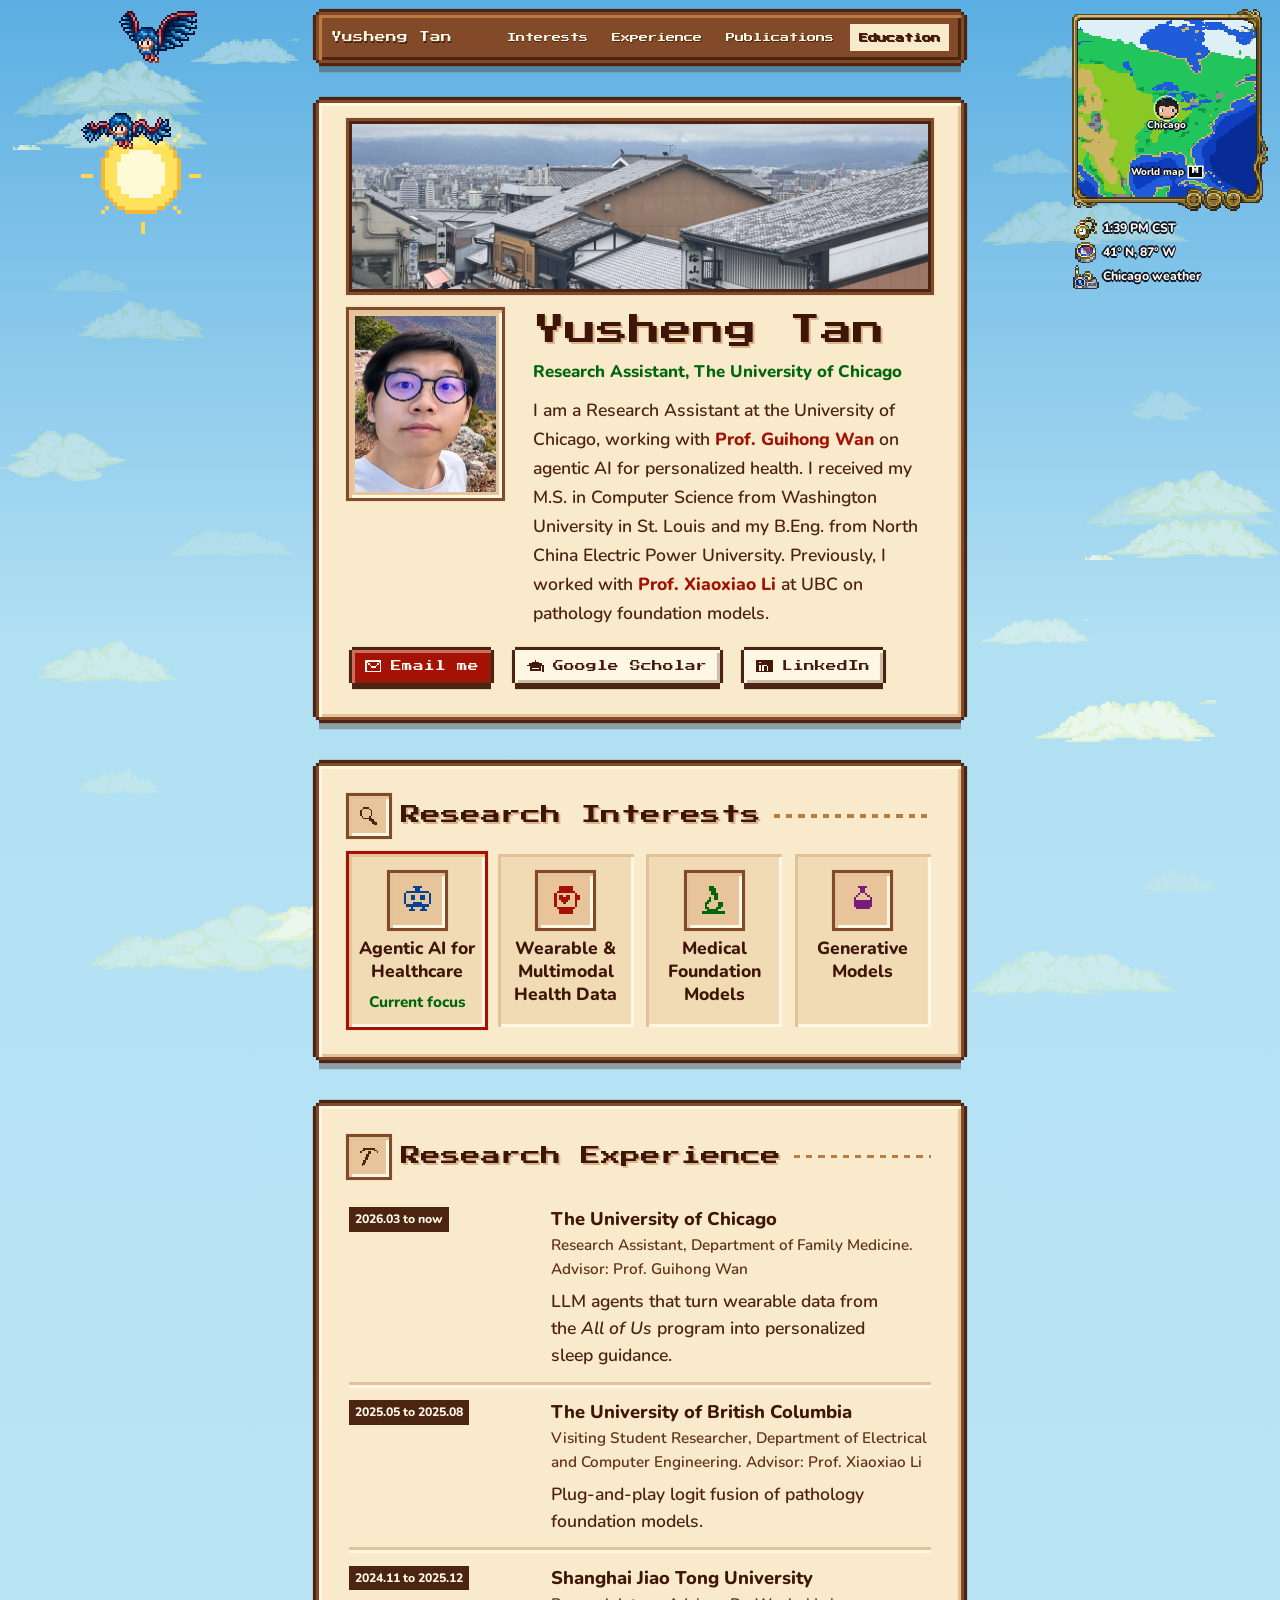
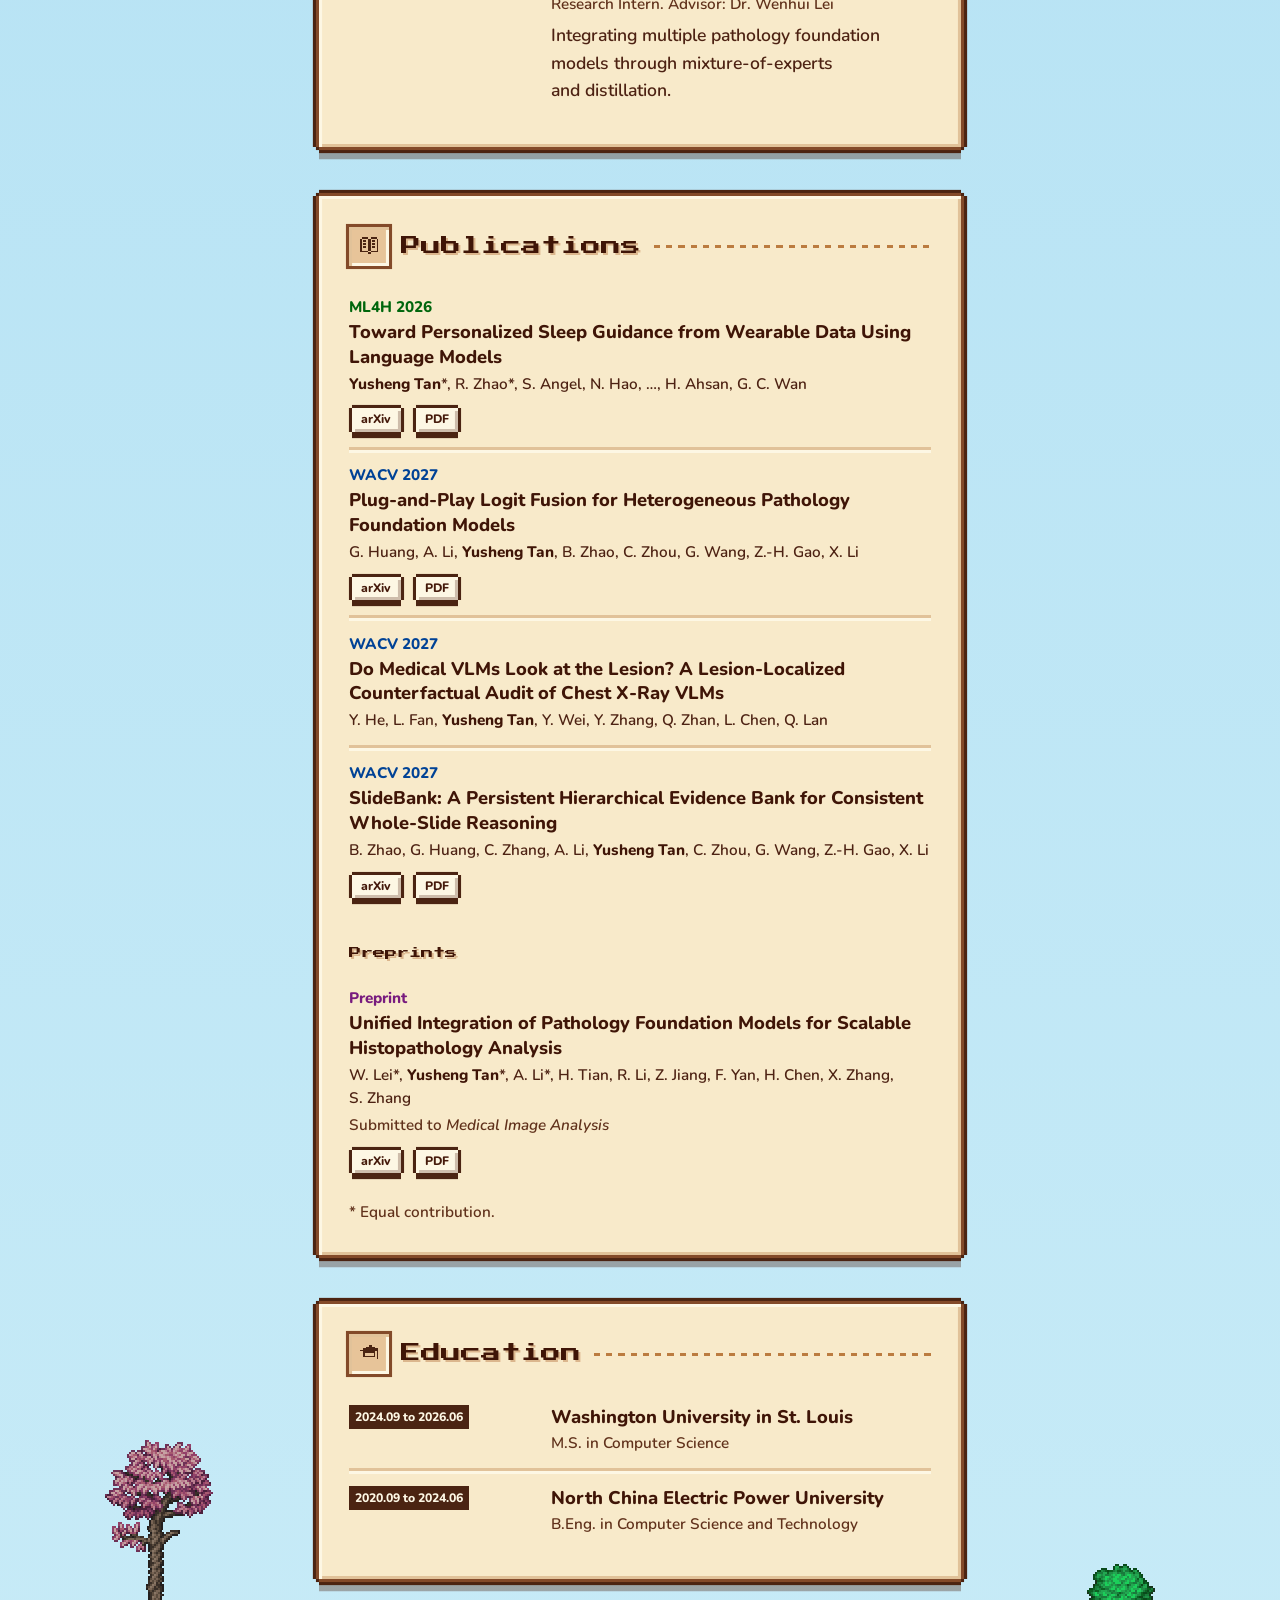
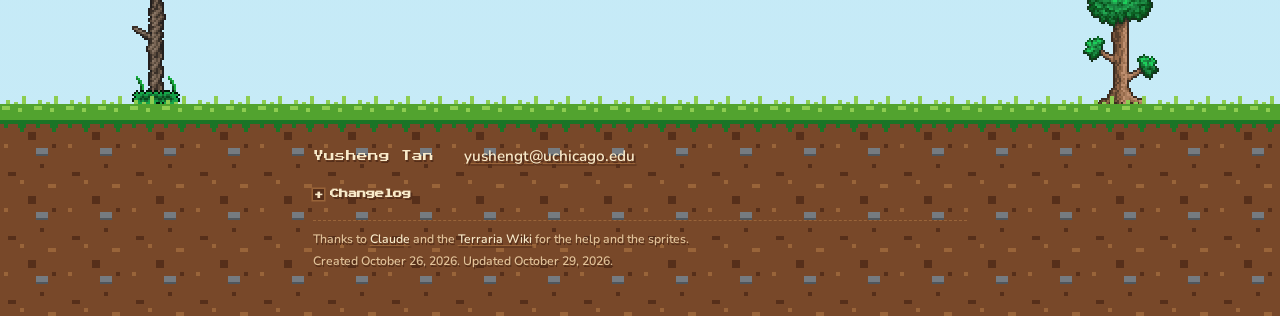
<file: index.html>
<!doctype html>
<html lang="en">
<head>
<meta charset="utf-8">
<meta name="viewport" content="width=device-width, initial-scale=1">
<title>Yusheng Tan</title>
<meta name="description" content="Yusheng Tan is a Research Assistant at the University of Chicago, working on agentic AI for personalized health.">
<link rel="canonical" href="https://yusheng-tan.github.io/">
<link rel="icon" href="favicon.png">
<meta property="og:type" content="profile">
<meta property="og:site_name" content="Yusheng Tan">
<meta property="og:title" content="Yusheng Tan">
<meta property="og:description" content="Yusheng Tan is a Research Assistant at the University of Chicago, working on agentic AI for personalized health.">
<meta property="og:url" content="https://yusheng-tan.github.io/">
<meta property="og:image" content="https://yusheng-tan.github.io/img/og.png">
<meta property="og:image:width" content="1200">
<meta property="og:image:height" content="630">
<meta property="og:image:alt" content="Yusheng Tan's homepage: a pixel-game panel with a portrait over a sky.">
<meta property="profile:first_name" content="Yusheng">
<meta property="profile:last_name" content="Tan">
<meta name="twitter:card" content="summary_large_image">
<script type="application/ld+json">
{
 "@context": "https://schema.org",
 "@type": "Person",
 "name": "Yusheng Tan",
 "url": "https://yusheng-tan.github.io/",
 "image": "https://yusheng-tan.github.io/img/avatar.jpg",
 "email": "mailto:yushengt@uchicago.edu",
 "jobTitle": "Research Assistant",
 "worksFor": {
  "@type": "CollegeOrUniversity",
  "name": "The University of Chicago"
 },
 "alumniOf": [
  {
   "@type": "CollegeOrUniversity",
   "name": "Washington University in St. Louis"
  },
  {
   "@type": "CollegeOrUniversity",
   "name": "North China Electric Power University"
  }
 ],
 "knowsAbout": [
  "Agentic AI for Healthcare",
  "Wearable & Multimodal Health Data",
  "Medical Foundation Models",
  "Generative Models"
 ],
 "sameAs": [
  "https://scholar.google.com/citations?user=hJhqXd8AAAAJ",
  "https://www.linkedin.com/in/yusheng-tan-7840892b7/"
 ]
}
</script>
<link rel="preconnect" href="https://fonts.googleapis.com">
<link rel="preconnect" href="https://fonts.gstatic.com" crossorigin>
<link rel="stylesheet" href="https://fonts.googleapis.com/css2?family=Nunito:ital,wght@0,400;0,600;0,700;0,800;1,400&family=Press+Start+2P&display=swap">
<link rel="stylesheet" href="style.css?v=5b4ebe57">
<script>
// On desktop the whole page scales with the window so the panels always take about 55% of its
// width, with sky either side. The scale follows the window's real width, not the browser
// zoom: zooming in or out (or Cmd+0) leaves the page looking the same as at 25%. A floor keeps
// body text at least 14 screen pixels on very narrow windows.
(() => {
  const set = () => {
    const w = innerWidth;
    const f = Math.max(0.1, (outerWidth || w) / w);    // the browser zoom, near enough
    const z = w < 768 ? 1 : Math.min(4, Math.max(0.55 * w / 920, 14 / (23 * f)));
    document.documentElement.style.setProperty('--zoom', z.toFixed(3));
  };
  set();
  addEventListener('resize', set);
})();
// The sky follows the hour in Chicago, as the game's sky follows the world's clock: the sun's
// height over the city picks dawn, day, dusk or night, and the moon shows its real phase.
// ?sky=night (or dawn, day, dusk) shows a given hour.
(() => {
  const set = () => {
    const now = new Date(), rad = Math.PI / 180, lat = 41.88 * rad;
    const day = (now - Date.UTC(now.getUTCFullYear(), 0, 0)) / 864e5;
    const decl = -23.44 * rad * Math.cos(2 * Math.PI / 365 * (day + 10));
    const solar = ((now.getUTCHours() + now.getUTCMinutes() / 60 - 87.63 / 15) % 24 + 24) % 24;
    const sun = Math.asin(Math.sin(lat) * Math.sin(decl) + Math.cos(lat) * Math.cos(decl) * Math.cos((solar - 12) * 15 * rad)) / rad;
    const asked = new URLSearchParams(location.search).get('sky');
    const r = document.documentElement;
    r.dataset.sky = /^(dawn|day|dusk|night)$/.test(asked) ? asked : sun > 6 ? 'day' : sun > -6 ? (solar < 12 ? 'dawn' : 'dusk') : 'night';
    const age = ((now - Date.UTC(2000, 0, 6, 18, 14)) / 864e5 / 29.530588) % 1;
    r.style.setProperty('--moon-frame', (Math.round(age * 8) % 8) / 7 * 100 + '%');
  };
  set();
  setInterval(set, 60000);
})();
</script>
</head>
<body>

<div class="sky" aria-hidden="true">
  <div class="stars stars-1"></div>
  <div class="stars stars-2"></div>
  <div class="sun"></div>
  <div class="moon"></div>
  <img class="cloud far cloud-1" src="img/critters/cloud-3.png?v=4774bd37" width="181" height="44" alt="">
  <img class="cloud far cloud-2" src="img/critters/cloud-6.png?v=4774bd37" width="139" height="44" alt="">
  <img class="cloud far cloud-3" src="img/critters/cloud-1.png?v=4774bd37" width="128" height="42" alt="">
  <img class="cloud far cloud-4" src="img/critters/cloud-5.png?v=4774bd37" width="127" height="52" alt="">
  <img class="cloud far cloud-5" src="img/critters/cloud-4.png?v=4774bd37" width="209" height="47" alt="">
  <img class="cloud far cloud-6" src="img/critters/cloud-3.png?v=4774bd37" width="181" height="44" alt="">
  <img class="cloud far cloud-7" src="img/critters/cloud-6.png?v=4774bd37" width="139" height="44" alt="">
  <img class="cloud far cloud-8" src="img/critters/cloud-1.png?v=4774bd37" width="128" height="42" alt="">
  <img class="cloud near cloud-9" src="img/critters/cloud-2.png?v=4774bd37" width="195" height="90" alt="">
  <img class="cloud near cloud-10" src="img/critters/cloud-7.png?v=4774bd37" width="238" height="72" alt="">
  <img class="cloud near cloud-11" src="img/critters/cloud-4.png?v=4774bd37" width="209" height="47" alt="">
  <img class="cloud near cloud-12" src="img/critters/cloud-1.png?v=4774bd37" width="128" height="42" alt="">
  <img class="cloud near cloud-13" src="img/critters/cloud-5.png?v=4774bd37" width="127" height="52" alt="">
  <img class="cloud near cloud-14" src="img/critters/cloud-2.png?v=4774bd37" width="195" height="90" alt="">
  <img class="cloud near cloud-15" src="img/critters/cloud-6.png?v=4774bd37" width="139" height="44" alt="">
  <img class="cloud near cloud-16" src="img/critters/cloud-3.png?v=4774bd37" width="181" height="44" alt="">
  <img class="cloud near cloud-17" src="img/critters/cloud-7.png?v=4774bd37" width="238" height="72" alt="">
  <img class="cloud near cloud-18" src="img/critters/cloud-4.png?v=4774bd37" width="209" height="47" alt="">
  <img class="tree" src="img/critters/tree-1.png?v=4774bd37" width="108" height="266" alt="" hidden>
  <img class="tree" src="img/critters/tree-2.png?v=4774bd37" width="76" height="142" alt="" hidden>
  <img class="tree" src="img/critters/tree-3.png?v=4774bd37" width="88" height="430" alt="" hidden>
</div>

<canvas class="sky-critters" aria-hidden="true"></canvas>

<header class="hud container">
  <div class="plank">
    <a class="wordmark" href="#">Yusheng Tan</a>
    <nav aria-label="Sections">
      <a href="#research">Interests</a>
      <a href="#experience">Experience</a>
      <a href="#papers">Publications</a>
      <a href="#education">Education</a>
    </nav>
    <button class="map-tab" type="button" aria-haspopup="dialog" aria-label="Open the world map" hidden><svg class="px-icon" viewBox="0 0 9 9" width="18" height="18" aria-hidden="true" focusable="false" shape-rendering="crispEdges"><rect x="2" y="0" width="5" height="1"/><rect x="1" y="1" width="2" height="1"/><rect x="6" y="1" width="2" height="1"/><rect x="0" y="2" width="2" height="1"/><rect x="7" y="2" width="2" height="1"/><rect x="0" y="3" width="1" height="1"/><rect x="4" y="3" width="1" height="1"/><rect x="8" y="3" width="1" height="1"/><rect x="0" y="4" width="2" height="1"/><rect x="7" y="4" width="2" height="1"/><rect x="1" y="5" width="2" height="1"/><rect x="6" y="5" width="2" height="1"/><rect x="2" y="6" width="2" height="1"/><rect x="5" y="6" width="2" height="1"/><rect x="3" y="7" width="3" height="1"/><rect x="4" y="8" width="1" height="1"/></svg><span>Map</span></button>
  </div>
</header>

<aside class="status" aria-label="Status, as in Terraria">
  <div class="minimap" data-zoom="2">
    <div class="map-window">
      <div class="map-world">
        <img class="map-tiles" src="img/hud/world.png?v=4774bd37" width="900" height="360" alt="A world map drawn like Terraria's, with Yusheng's head over Chicago">
      </div>
      <span class="map-me"><span class="map-ping" aria-hidden="true"></span><img src="img/hud/head.png?v=4774bd37" width="15" height="14" alt=""><span class="map-name">Chicago</span></span>
    </div>
    <button class="map-open" type="button" aria-haspopup="dialog" aria-keyshortcuts="M" aria-label="Open the world map" title="Open the world map (M)"></button>
    <span class="map-hint" aria-hidden="true">World map <kbd>M</kbd></span>
    <img class="map-frame" src="img/hud/frame.png?v=4774bd37" width="256" height="264" alt="">
    <button class="map-btn" type="button" data-map="reset" aria-label="Center the map on Chicago"></button>
    <button class="map-btn" type="button" data-map="out" aria-label="Zoom the map out"></button>
    <button class="map-btn" type="button" data-map="in" aria-label="Zoom the map in"></button>
  </div>
  <ul class="info">
      <li><img src="img/hud/watch.png?v=4774bd37" width="30" height="30" alt="Gold Watch"><span data-info="time">Time</span></li>
      <li><img src="img/hud/compass.png?v=4774bd37" width="28" height="28" alt="Compass"><span data-info="place">41° N, 87° W</span></li>
      <li><img src="img/hud/weather-radio.png?v=4774bd37" width="34" height="32" alt="Weather Radio"><span data-info="weather">Chicago weather</span></li>
  </ul>
</aside>

<dialog class="worldmap" aria-label="World map" data-counter="https://count.yushengtan.dpdns.org https://visitor-map.yusheng-tan.workers.dev">
  <div class="wm-view">
    <div class="wm-world"><img src="img/hud/world.png?v=4774bd37" width="900" height="360" draggable="false" alt="The whole world drawn like Terraria's map, with Yusheng's head over Chicago"></div>
    <div class="wm-places"></div>
    <span class="wm-me"><span class="map-ping" aria-hidden="true"></span><img src="img/hud/head.png?v=4774bd37" width="15" height="14" alt="" draggable="false"><span class="map-name">Chicago</span></span>
  </div>
  <p class="wm-total" hidden></p>
  <p class="wm-hint">Scroll or pinch to zoom, drag to move, Esc to close</p>
  <button class="px-btn wm-close" type="button" autofocus>Close</button>
</dialog>

<main class="container">
  <section class="panel hero" aria-labelledby="name">
    <figure class="window">
      <picture>
        <source media="(max-width: 48rem)" srcset="img/kyoto-narrow.jpg" width="1200" height="600">
        <img src="img/kyoto-wide.jpg" width="2400" height="800" alt="Grey tiled rooftops on the slope below Kiyomizu-dera, Kyoto, with the city and clouded mountains behind.">
      </picture>
    </figure>
    <div class="intro">
      <div class="slot slot-portrait">
        <img src="img/avatar.jpg" width="564" height="706" alt="Portrait of Yusheng Tan at Desert View on the South Rim of the Grand Canyon.">
      </div>
      <div class="intro-text">
        <h1 id="name">Yusheng Tan</h1>
        <p class="role">Research Assistant, The University of Chicago</p>
        <p class="lede">I am a Research Assistant at the University of Chicago, working with <a href="https://cwanlab.github.io/">Prof. Guihong Wan</a> on agentic AI for personalized health. I received my M.S. in Computer Science from Washington University in St. Louis and my B.Eng. from North China Electric Power University. Previously, I worked with <a href="https://xxlya.github.io/">Prof. Xiaoxiao Li</a> at UBC on pathology foundation models.</p>
        <div class="actions">
          <a class="px-btn" href="mailto:yushengt@uchicago.edu"><svg class="px-icon" viewBox="0 0 11 8" width="22" height="16" aria-hidden="true" focusable="false" shape-rendering="crispEdges"><rect x="0" y="0" width="11" height="1"/><rect x="0" y="1" width="2" height="1"/><rect x="9" y="1" width="2" height="1"/><rect x="0" y="2" width="1" height="1"/><rect x="2" y="2" width="1" height="1"/><rect x="8" y="2" width="1" height="1"/><rect x="10" y="2" width="1" height="1"/><rect x="0" y="3" width="1" height="1"/><rect x="3" y="3" width="1" height="1"/><rect x="7" y="3" width="1" height="1"/><rect x="10" y="3" width="1" height="1"/><rect x="0" y="4" width="1" height="1"/><rect x="4" y="4" width="3" height="1"/><rect x="10" y="4" width="1" height="1"/><rect x="0" y="5" width="1" height="1"/><rect x="10" y="5" width="1" height="1"/><rect x="0" y="6" width="1" height="1"/><rect x="10" y="6" width="1" height="1"/><rect x="0" y="7" width="11" height="1"/></svg><span>Email me</span></a>
          <a class="px-btn px-btn-2" href="https://scholar.google.com/citations?user=hJhqXd8AAAAJ"><svg class="px-icon" viewBox="0 0 11 8" width="22" height="16" aria-hidden="true" focusable="false" shape-rendering="crispEdges"><rect x="5" y="0" width="1" height="1"/><rect x="3" y="1" width="5" height="1"/><rect x="1" y="2" width="9" height="1"/><rect x="0" y="3" width="11" height="1"/><rect x="2" y="4" width="7" height="1"/><rect x="10" y="4" width="1" height="1"/><rect x="2" y="5" width="1" height="1"/><rect x="8" y="5" width="1" height="1"/><rect x="10" y="5" width="1" height="1"/><rect x="2" y="6" width="7" height="1"/><rect x="10" y="6" width="1" height="1"/><rect x="10" y="7" width="1" height="1"/></svg><span>Google Scholar</span></a>
          <a class="px-btn px-btn-2" href="https://www.linkedin.com/in/yusheng-tan-7840892b7/"><svg class="px-icon" viewBox="0 0 11 8" width="22" height="16" aria-hidden="true" focusable="false" shape-rendering="crispEdges"><rect x="0" y="0" width="11" height="1"/><rect x="0" y="1" width="2" height="1"/><rect x="3" y="1" width="8" height="1"/><rect x="0" y="2" width="11" height="1"/><rect x="0" y="3" width="2" height="1"/><rect x="3" y="3" width="1" height="1"/><rect x="7" y="3" width="4" height="1"/><rect x="0" y="4" width="2" height="1"/><rect x="3" y="4" width="1" height="1"/><rect x="5" y="4" width="2" height="1"/><rect x="8" y="4" width="3" height="1"/><rect x="0" y="5" width="2" height="1"/><rect x="3" y="5" width="1" height="1"/><rect x="5" y="5" width="2" height="1"/><rect x="8" y="5" width="3" height="1"/><rect x="0" y="6" width="2" height="1"/><rect x="3" y="6" width="1" height="1"/><rect x="5" y="6" width="2" height="1"/><rect x="8" y="6" width="3" height="1"/><rect x="0" y="7" width="11" height="1"/></svg><span>LinkedIn</span></a>
        </div>
      </div>
    </div>
  </section>

  <section id="research" class="panel" aria-labelledby="h-research">
      <header class="panel-head">
        <span class="slot slot-sm" aria-hidden="true"><svg class="px-icon" viewBox="0 0 12 12" width="24" height="24" aria-hidden="true" focusable="false" shape-rendering="crispEdges"><rect x="2" y="0" width="4" height="1"/><rect x="1" y="1" width="1" height="1"/><rect x="6" y="1" width="1" height="1"/><rect x="0" y="2" width="1" height="1"/><rect x="7" y="2" width="1" height="1"/><rect x="0" y="3" width="1" height="1"/><rect x="7" y="3" width="1" height="1"/><rect x="0" y="4" width="1" height="1"/><rect x="7" y="4" width="1" height="1"/><rect x="0" y="5" width="1" height="1"/><rect x="7" y="5" width="1" height="1"/><rect x="1" y="6" width="1" height="1"/><rect x="6" y="6" width="1" height="1"/><rect x="2" y="7" width="6" height="1"/><rect x="6" y="8" width="3" height="1"/><rect x="7" y="9" width="3" height="1"/><rect x="8" y="10" width="3" height="1"/><rect x="9" y="11" width="2" height="1"/></svg></span>
        <h2 id="h-research">Research Interests</h2>
      </header>
    <ul class="items">
      <li class="item item-bot">
        <span class="slot slot-item" aria-hidden="true"><svg class="px-icon" viewBox="0 0 12 12" width="36" height="36" aria-hidden="true" focusable="false" shape-rendering="crispEdges"><rect x="4" y="0" width="4" height="1"/><rect x="5" y="1" width="2" height="1"/><rect x="1" y="2" width="10" height="1"/><rect x="0" y="3" width="1" height="1"/><rect x="11" y="3" width="1" height="1"/><rect x="0" y="4" width="1" height="1"/><rect x="3" y="4" width="2" height="1"/><rect x="7" y="4" width="2" height="1"/><rect x="11" y="4" width="1" height="1"/><rect x="0" y="5" width="1" height="1"/><rect x="3" y="5" width="2" height="1"/><rect x="7" y="5" width="2" height="1"/><rect x="11" y="5" width="1" height="1"/><rect x="0" y="6" width="1" height="1"/><rect x="11" y="6" width="1" height="1"/><rect x="0" y="7" width="1" height="1"/><rect x="4" y="7" width="4" height="1"/><rect x="11" y="7" width="1" height="1"/><rect x="1" y="8" width="10" height="1"/><rect x="3" y="9" width="1" height="1"/><rect x="8" y="9" width="1" height="1"/><rect x="2" y="10" width="3" height="1"/><rect x="7" y="10" width="3" height="1"/></svg></span>
        <h3 class="item-name">Agentic AI for Healthcare</h3>
        <p class="badge badge-gold">Current focus</p>
      </li>
      <li class="item item-watch">
        <span class="slot slot-item" aria-hidden="true"><svg class="px-icon" viewBox="0 0 12 12" width="36" height="36" aria-hidden="true" focusable="false" shape-rendering="crispEdges"><rect x="3" y="0" width="6" height="1"/><rect x="3" y="1" width="6" height="1"/><rect x="2" y="2" width="8" height="1"/><rect x="1" y="3" width="1" height="1"/><rect x="10" y="3" width="1" height="1"/><rect x="1" y="4" width="1" height="1"/><rect x="3" y="4" width="2" height="1"/><rect x="6" y="4" width="2" height="1"/><rect x="10" y="4" width="2" height="1"/><rect x="1" y="5" width="1" height="1"/><rect x="3" y="5" width="5" height="1"/><rect x="10" y="5" width="2" height="1"/><rect x="1" y="6" width="1" height="1"/><rect x="4" y="6" width="3" height="1"/><rect x="10" y="6" width="1" height="1"/><rect x="1" y="7" width="1" height="1"/><rect x="5" y="7" width="1" height="1"/><rect x="10" y="7" width="1" height="1"/><rect x="1" y="8" width="1" height="1"/><rect x="10" y="8" width="1" height="1"/><rect x="2" y="9" width="8" height="1"/><rect x="3" y="10" width="6" height="1"/><rect x="3" y="11" width="6" height="1"/></svg></span>
        <h3 class="item-name">Wearable &amp; Multimodal Health Data</h3>
      </li>
      <li class="item item-scope">
        <span class="slot slot-item" aria-hidden="true"><svg class="px-icon" viewBox="0 0 12 12" width="36" height="36" aria-hidden="true" focusable="false" shape-rendering="crispEdges"><rect x="4" y="0" width="2" height="1"/><rect x="4" y="1" width="3" height="1"/><rect x="5" y="2" width="2" height="1"/><rect x="5" y="3" width="3" height="1"/><rect x="6" y="4" width="2" height="1"/><rect x="4" y="5" width="1" height="1"/><rect x="6" y="5" width="2" height="1"/><rect x="3" y="6" width="2" height="1"/><rect x="2" y="7" width="2" height="1"/><rect x="8" y="7" width="2" height="1"/><rect x="2" y="8" width="1" height="1"/><rect x="8" y="8" width="2" height="1"/><rect x="2" y="9" width="2" height="1"/><rect x="7" y="9" width="2" height="1"/><rect x="3" y="10" width="5" height="1"/><rect x="1" y="11" width="10" height="1"/></svg></span>
        <h3 class="item-name">Medical Foundation Models</h3>
      </li>
      <li class="item item-potion">
        <span class="slot slot-item" aria-hidden="true"><svg class="px-icon" viewBox="0 0 12 12" width="36" height="36" aria-hidden="true" focusable="false" shape-rendering="crispEdges"><rect x="4" y="0" width="4" height="1"/><rect x="5" y="1" width="2" height="1"/><rect x="5" y="2" width="2" height="1"/><rect x="4" y="3" width="1" height="1"/><rect x="7" y="3" width="1" height="1"/><rect x="3" y="4" width="1" height="1"/><rect x="8" y="4" width="1" height="1"/><rect x="2" y="5" width="1" height="1"/><rect x="9" y="5" width="1" height="1"/><rect x="2" y="6" width="8" height="1"/><rect x="2" y="7" width="8" height="1"/><rect x="2" y="8" width="8" height="1"/><rect x="3" y="9" width="6" height="1"/></svg></span>
        <h3 class="item-name">Generative Models</h3>
      </li>
    </ul>
  </section>

  <section id="experience" class="panel" aria-labelledby="h-experience">
      <header class="panel-head">
        <span class="slot slot-sm" aria-hidden="true"><svg class="px-icon" viewBox="0 0 12 12" width="24" height="24" aria-hidden="true" focusable="false" shape-rendering="crispEdges"><rect x="2" y="0" width="8" height="1"/><rect x="1" y="1" width="2" height="1"/><rect x="9" y="1" width="2" height="1"/><rect x="0" y="2" width="1" height="1"/><rect x="5" y="2" width="2" height="1"/><rect x="11" y="2" width="1" height="1"/><rect x="5" y="3" width="2" height="1"/><rect x="4" y="4" width="2" height="1"/><rect x="4" y="5" width="2" height="1"/><rect x="3" y="6" width="2" height="1"/><rect x="3" y="7" width="2" height="1"/><rect x="2" y="8" width="2" height="1"/><rect x="2" y="9" width="2" height="1"/><rect x="1" y="10" width="2" height="1"/><rect x="1" y="11" width="1" height="1"/></svg></span>
        <h2 id="h-experience">Research Experience</h2>
      </header>
    <ol class="list">
          <li class="row row-dated">
            <p class="tag num">2026.03 to now</p>
            <div>
              <p class="place">The University of Chicago</p>
              <p class="post">Research Assistant, Department of Family Medicine. Advisor: Prof. Guihong Wan</p>
              <p class="desc">LLM agents that turn wearable data from the <i>All of Us</i> program into personalized sleep guidance.</p>
            </div>
          </li>
          <li class="row row-dated">
            <p class="tag num">2025.05 to 2025.08</p>
            <div>
              <p class="place">The University of British Columbia</p>
              <p class="post">Visiting Student Researcher, Department of Electrical and Computer Engineering. Advisor: Prof. Xiaoxiao Li</p>
              <p class="desc">Plug-and-play logit fusion of pathology foundation models.</p>
            </div>
          </li>
          <li class="row row-dated">
            <p class="tag num">2024.11 to 2025.12</p>
            <div>
              <p class="place">Shanghai Jiao Tong University</p>
              <p class="post">Research Intern. Advisor: Dr. Wenhui Lei</p>
              <p class="desc">Integrating multiple pathology foundation models through mixture-of-experts and distillation.</p>
            </div>
          </li>
    </ol>
  </section>

  <section id="papers" class="panel" aria-labelledby="h-papers">
      <header class="panel-head">
        <span class="slot slot-sm" aria-hidden="true"><svg class="px-icon" viewBox="0 0 12 12" width="24" height="24" aria-hidden="true" focusable="false" shape-rendering="crispEdges"><rect x="1" y="0" width="4" height="1"/><rect x="7" y="0" width="4" height="1"/><rect x="0" y="1" width="1" height="1"/><rect x="5" y="1" width="2" height="1"/><rect x="11" y="1" width="1" height="1"/><rect x="0" y="2" width="1" height="1"/><rect x="2" y="2" width="2" height="1"/><rect x="5" y="2" width="2" height="1"/><rect x="8" y="2" width="2" height="1"/><rect x="11" y="2" width="1" height="1"/><rect x="0" y="3" width="1" height="1"/><rect x="5" y="3" width="2" height="1"/><rect x="11" y="3" width="1" height="1"/><rect x="0" y="4" width="1" height="1"/><rect x="2" y="4" width="2" height="1"/><rect x="5" y="4" width="2" height="1"/><rect x="8" y="4" width="2" height="1"/><rect x="11" y="4" width="1" height="1"/><rect x="0" y="5" width="1" height="1"/><rect x="5" y="5" width="2" height="1"/><rect x="11" y="5" width="1" height="1"/><rect x="0" y="6" width="1" height="1"/><rect x="2" y="6" width="2" height="1"/><rect x="5" y="6" width="2" height="1"/><rect x="8" y="6" width="2" height="1"/><rect x="11" y="6" width="1" height="1"/><rect x="0" y="7" width="1" height="1"/><rect x="5" y="7" width="2" height="1"/><rect x="11" y="7" width="1" height="1"/><rect x="0" y="8" width="1" height="1"/><rect x="5" y="8" width="2" height="1"/><rect x="11" y="8" width="1" height="1"/><rect x="0" y="9" width="5" height="1"/><rect x="7" y="9" width="5" height="1"/><rect x="5" y="10" width="2" height="1"/></svg></span>
        <h2 id="h-papers">Publications</h2>
      </header>
    <ol class="list">
          <li class="row">
            <p class="badge badge-green">ML4H 2026</p>
            <a class="pub-title" href="https://arxiv.org/abs/2609.22463">Toward Personalized Sleep Guidance from Wearable Data Using Language Models</a>
            <p class="authors"><b>Yusheng Tan</b>*, R. Zhao*, S. Angel, N. Hao, …, H. Ahsan, G. C. Wan</p>
            <p class="links"><a class="px-btn px-btn-sm px-btn-2" href="https://arxiv.org/abs/2609.22463">arXiv</a><a class="px-btn px-btn-sm px-btn-2" href="https://arxiv.org/pdf/2609.22463">PDF</a></p>
          </li>
          <li class="row">
            <p class="badge badge-blue">WACV 2027</p>
            <a class="pub-title" href="https://arxiv.org/abs/2604.07779">Plug-and-Play Logit Fusion for Heterogeneous Pathology Foundation Models</a>
            <p class="authors">G. Huang, A. Li, <b>Yusheng Tan</b>, B. Zhao, C. Zhou, G. Wang, Z.-H. Gao, X. Li</p>
            <p class="links"><a class="px-btn px-btn-sm px-btn-2" href="https://arxiv.org/abs/2604.07779">arXiv</a><a class="px-btn px-btn-sm px-btn-2" href="https://arxiv.org/pdf/2604.07779">PDF</a></p>
          </li>
          <li class="row">
            <p class="badge badge-blue">WACV 2027</p>
            <span class="pub-title">Do Medical VLMs Look at the Lesion? A Lesion-Localized Counterfactual Audit of Chest X-Ray VLMs</span>
            <p class="authors">Y. He, L. Fan, <b>Yusheng Tan</b>, Y. Wei, Y. Zhang, Q. Zhan, L. Chen, Q. Lan</p>
          </li>
          <li class="row">
            <p class="badge badge-blue">WACV 2027</p>
            <a class="pub-title" href="https://arxiv.org/abs/2609.00342">SlideBank: A Persistent Hierarchical Evidence Bank for Consistent Whole-Slide Reasoning</a>
            <p class="authors">B. Zhao, G. Huang, C. Zhang, A. Li, <b>Yusheng Tan</b>, C. Zhou, G. Wang, Z.-H. Gao, X. Li</p>
            <p class="links"><a class="px-btn px-btn-sm px-btn-2" href="https://arxiv.org/abs/2609.00342">arXiv</a><a class="px-btn px-btn-sm px-btn-2" href="https://arxiv.org/pdf/2609.00342">PDF</a></p>
          </li>
    </ol>
    <h3 class="subhead">Preprints</h3>
    <ol class="list">
          <li class="row">
            <p class="badge badge-grey">Preprint</p>
            <a class="pub-title" href="https://arxiv.org/abs/2503.00736">Unified Integration of Pathology Foundation Models for Scalable Histopathology Analysis</a>
            <p class="authors">W. Lei*, <b>Yusheng Tan</b>*, A. Li*, H. Tian, R. Li, Z. Jiang, F. Yan, H. Chen, X. Zhang, S. Zhang</p>
            <p class="venue-note">Submitted to <i>Medical Image Analysis</i></p>
            <p class="links"><a class="px-btn px-btn-sm px-btn-2" href="https://arxiv.org/abs/2503.00736">arXiv</a><a class="px-btn px-btn-sm px-btn-2" href="https://arxiv.org/pdf/2503.00736">PDF</a></p>
          </li>
    </ol>
    <p class="note">* Equal contribution.</p>
  </section>

  <section id="education" class="panel" aria-labelledby="h-education">
      <header class="panel-head">
        <span class="slot slot-sm" aria-hidden="true"><svg class="px-icon" viewBox="0 0 12 12" width="24" height="24" aria-hidden="true" focusable="false" shape-rendering="crispEdges"><rect x="6" y="0" width="2" height="1"/><rect x="4" y="1" width="6" height="1"/><rect x="2" y="2" width="10" height="1"/><rect x="0" y="3" width="12" height="1"/><rect x="2" y="4" width="8" height="1"/><rect x="11" y="4" width="1" height="1"/><rect x="2" y="5" width="1" height="1"/><rect x="9" y="5" width="1" height="1"/><rect x="11" y="5" width="1" height="1"/><rect x="2" y="6" width="1" height="1"/><rect x="9" y="6" width="1" height="1"/><rect x="11" y="6" width="1" height="1"/><rect x="2" y="7" width="8" height="1"/><rect x="11" y="7" width="1" height="1"/><rect x="11" y="8" width="1" height="1"/></svg></span>
        <h2 id="h-education">Education</h2>
      </header>
    <ol class="list">
          <li class="row row-dated">
            <p class="tag num">2024.09 to 2026.06</p>
            <div>
              <p class="place">Washington University in St. Louis</p>
              <p class="post">M.S. in Computer Science</p>
            </div>
          </li>
          <li class="row row-dated">
            <p class="tag num">2020.09 to 2024.06</p>
            <div>
              <p class="place">North China Electric Power University</p>
              <p class="post">B.Eng. in Computer Science and Technology</p>
            </div>
          </li>
    </ol>
  </section>
</main>

<footer class="ground">
  <svg class="terrain" width="100%" height="100%" aria-hidden="true" focusable="false" shape-rendering="crispEdges">
    <defs>
      <pattern id="grass" width="16" height="20" patternUnits="userSpaceOnUse" patternTransform="scale(2)">
        <rect class="t-grass" x="0" y="4" width="16" height="10"/>
        <rect class="t-grass-light" x="3" y="2" width="2" height="2"/><rect class="t-grass-light" x="11" y="0" width="2" height="4"/><rect class="t-grass-light" x="7" y="3" width="2" height="1"/>
        <rect class="t-grass-light" x="1" y="5" width="4" height="2"/><rect class="t-grass-light" x="9" y="6" width="2" height="2"/>
        <rect class="t-grass-dark" x="0" y="12" width="16" height="2"/>
        <rect class="t-grass-dark" x="2" y="14" width="2" height="2"/><rect class="t-grass-dark" x="9" y="14" width="4" height="2"/><rect class="t-grass-dark" x="10" y="16" width="2" height="2"/>
      </pattern>
      <pattern id="dirt" width="32" height="32" patternUnits="userSpaceOnUse" patternTransform="scale(2)">
        <rect class="t-dirt" x="0" y="0" width="32" height="32"/>
        <rect class="t-dirt-dark" x="4" y="6" width="4" height="2"/><rect class="t-dirt-dark" x="20" y="2" width="2" height="2"/><rect class="t-dirt-dark" x="14" y="18" width="4" height="4"/><rect class="t-dirt-dark" x="26" y="24" width="2" height="2"/>
        <rect class="t-dirt-light" x="10" y="10" width="2" height="2"/><rect class="t-dirt-light" x="24" y="12" width="4" height="2"/><rect class="t-dirt-light" x="2" y="24" width="2" height="2"/>
        <rect class="t-stone" x="18" y="26" width="6" height="4"/><rect class="t-stone-dark" x="18" y="29" width="6" height="1"/>
      </pattern>
    </defs>
    <rect y="28" width="100%" height="100%" fill="url(#dirt)"/>
    <rect width="100%" height="40" fill="url(#grass)"/>
  </svg>
  <canvas class="ground-critters" aria-hidden="true"></canvas>
  <div class="ground-text container">
    <p class="foot-name">Yusheng Tan</p>
    <p><a href="mailto:yushengt@uchicago.edu">yushengt@uchicago.edu</a></p>
    <details class="changelog">
      <summary>Changelog</summary>
      <div class="patches">
        <details class="patch" name="patch" open>
          <summary><span class="patch-ver">v1.3</span> <span class="patch-name">The Day and Night Update</span> <time datetime="2026-10-29">Oct 29, 2026</time></summary>
          <ul>
            <li>The sky follows the time in Chicago: sunrise, day, sunset and night.</li>
            <li>At night the stars come out, the moon shows its real phase, and demon eyes and fireflies replace the birds and butterflies.</li>
            <li>A preview card when the link is shared.</li>
            <li>A Terraria death screen for addresses that don’t exist, with a respawn back home.</li>
            <li>Map coins now change at every hundred, as in the game: 100 copper make a silver, 100 silver a gold.</li>
            <li>A Map button in the top bar on phones and narrow windows, where the minimap has no room.</li>
            <li>The minimap says it opens the world map, until you have opened it once.</li>
          </ul>
        </details>
        <details class="patch" name="patch">
          <summary><span class="patch-ver">v1.2</span> <span class="patch-name">The Map Update</span> <time datetime="2026-10-28">Oct 28, 2026</time></summary>
          <ul>
            <li>A Terraria minimap in the top-right corner: the world drawn in the game’s tiles, with Chicago marked.</li>
            <li>Click it or press M for the full map. Drag to move, scroll or pinch to zoom.</li>
            <li>Coins mark visits by region, copper to silver, gold and platinum as the count grows, now counted from mainland China too.</li>
            <li>A Gold Watch, Compass and Weather Radio read Chicago’s time, place and weather.</li>
            <li>Smoother scrolling: the critters are drawn at sprite size, about a quarter of the work each frame.</li>
            <li>A LinkedIn button.</li>
          </ul>
        </details>
        <details class="patch" name="patch">
          <summary><span class="patch-ver">v1.1</span> <span class="patch-name">The Critter Update</span> <time datetime="2026-10-27">Oct 27, 2026</time></summary>
          <ul>
            <li>Terraria’s own sprites. Two harpies and a demon eye roam the side sky; birds, a blue jay, a cardinal, butterflies, a dragonfly and a pixie fly across.</li>
            <li>On the grass: the Merchant, the Traveling Merchant, a green slime, a bunny, a cat, a dog, a duck, a squirrel, a turtle and a snail. Tap the ground and the nearest one hops with a heart.</li>
            <li>Terraria clouds and trees in the sky beside the panels.</li>
            <li>The same layout at any window size or browser zoom.</li>
          </ul>
        </details>
        <details class="patch" name="patch">
          <summary><span class="patch-ver">v1.0</span> <span class="patch-name">Launch</span> <time datetime="2026-10-26">Oct 26, 2026</time></summary>
          <ul>
            <li>A pixel-game homepage: parchment panels in wood frames, research interests as inventory items, papers with rarity-coloured badges, and a grass and dirt footer.</li>
          </ul>
        </details>
      </div>
    </details>
    <div class="foot-meta">
      <p>Thanks to <a href="https://claude.ai">Claude</a> and the <a href="https://terraria.wiki.gg/">Terraria Wiki</a> for the help and the sprites.</p>
      <p class="foot-dates"><span>Created October 26, 2026.</span> <span>Updated October 29, 2026.</span></p>
    </div>
  </div>
</footer>

<script>
// mark the section currently on screen in the top bar
(() => {
  const links = [...document.querySelectorAll('.plank nav a[href^="#"]')];
  const map = new Map(links.map((a) => [a.getAttribute('href').slice(1), a]));
  const io = new IntersectionObserver((entries) => {
    for (const e of entries) {
      if (!e.isIntersecting) continue;
      links.forEach((a) => a.removeAttribute('aria-current'));
      const a = map.get(e.target.id);
      if (a) a.setAttribute('aria-current', 'true');
    }
  }, { rootMargin: '-30% 0px -60% 0px' });
  map.forEach((_, id) => { const el = document.getElementById(id); if (el) io.observe(el); });

  // phones: hide the top bar while scrolling down, show it again on the way up
  const hud = document.querySelector('.hud');
  const phone = matchMedia('(max-width: 48rem)');
  let lastY = scrollY, jumping = false, settle;
  addEventListener('scroll', () => {
    const y = scrollY;
    if (jumping) {
      // a nav jump is still scrolling: keep the bar out of the way, then bring it back once it stops
      clearTimeout(settle);
      settle = setTimeout(() => { jumping = false; lastY = scrollY; hud.classList.remove('is-hidden'); }, 160);
      return;
    }
    if (!phone.matches || y < 120) hud.classList.remove('is-hidden');
    else if (y > lastY + 6) hud.classList.add('is-hidden');
    else if (y < lastY - 6) hud.classList.remove('is-hidden');
    lastY = y;
  }, { passive: true });
  links.forEach((a) => a.addEventListener('click', () => { jumping = true; clearTimeout(settle); settle = setTimeout(() => { jumping = false; hud.classList.remove('is-hidden'); }, 1200); }));
})();
</script>
<script src="critters.js?v=e8aad1ec" data-v="4774bd37" defer></script>
<script src="hud.js?v=efd250e6" defer></script>
</body>
</html>
</file>
<file: style.css>
/* Hallmark · shape: game menu, wood-framed parchment panels over a pixel sky, ground strip footer · genre: playful · theme: custom (by request: Stardew Valley and Terraria) · job: hire · idea: "An academic page laid out like a farm-sim game menu: parchment panels in wood frames, inventory slots, rarity badges, and grass and dirt underfoot" · vibe: "cozy pixel farm sim, warm wood, clear sky"
 * paper: oklch(88% 0.055 225) daytime sky · accent: oklch(50% 0.17 30) barn red · display: Press Start 2P (by request, 8-bit for headings) · body: Nunito semibold (rounded, warm, by request) · hero: Kyoto banner in a framed window, portrait in an inventory slot, name, bio and two pixel buttons · nav: wood plank with pixel tabs · footer: Terraria-style grass and dirt strip · imagery: photographs (the owner's two) · signature: wood-framed parchment panels with notched pixel corners
 * axes: mid/pixel/chromatic-red · posture: committed · contrast: pass · fold: pass · v2.0.0 */
/* Hallmark · pre-emit critique: P4 H4 E4 S5 R3 V5 · weakest: R, the game frame is decoration by design; kept frames to panels and buttons, text stays plain on parchment */
/* Hallmark · answered F4 · both actions are Stardew-style pixel buttons by request; Email is red, Scholar is parchment so the primary still reads first */
/* Hallmark · dismissed 40 · body ink is never set on the sky; every line of text sits on parchment, wood or dirt, each with its own ink */
/* Hallmark · dismissed 58 · the count includes the footer's changelog, which stay closed until opened; the page as shown is under 450 words */
/* Hallmark · dismissed 42 · the "columns" are the changelog's versions inside a closed details element; the footer itself is the grass strip with one line of name, email and dates */
@import url("./tokens.css?v=0f312b8e");
@import url("./base.css?v=e9862c24");

/* no sideways bounce or swipe: the page only scrolls up and down */
html, body { overscroll-behavior-x: none; }
html { scroll-padding-top: calc((var(--hud-h) + var(--space-lg)) * var(--zoom, 1)); scroll-behavior: smooth; }
/* the panels' design width; the head script scales the page so they fill about 55% of the window */
:root { --hud-h: 88px; --container: 920px; }
body {
  background: linear-gradient(var(--color-sky-top), var(--color-paper) 640px, var(--color-paper-2));
  background-color: var(--color-paper);
  font-size: var(--text-md);
  font-weight: 600;
  line-height: 1.55;
  -webkit-font-smoothing: antialiased;
  position: relative;
}

/* ── pixel frame: wood band, dark outer step, notched corners ── */
.panel, .plank {
  box-shadow:
    0 calc(-1 * var(--px)) 0 0 var(--color-wood),
    0 var(--px) 0 0 var(--color-wood),
    calc(-1 * var(--px)) 0 0 0 var(--color-wood),
    var(--px) 0 0 0 var(--color-wood),
    0 calc(-2 * var(--px)) 0 0 var(--color-wood-dark),
    0 calc(2 * var(--px)) 0 0 var(--color-wood-dark),
    calc(-2 * var(--px)) 0 0 0 var(--color-wood-dark),
    calc(2 * var(--px)) 0 0 0 var(--color-wood-dark),
    calc(-1 * var(--px)) calc(-1 * var(--px)) 0 0 var(--color-wood-dark),
    var(--px) calc(-1 * var(--px)) 0 0 var(--color-wood-dark),
    calc(-1 * var(--px)) var(--px) 0 0 var(--color-wood-dark),
    var(--px) var(--px) 0 0 var(--color-wood-dark),
    0 calc(4 * var(--px)) 0 0 color-mix(in oklab, var(--color-wood-dark) 35%, transparent),
    inset var(--px) var(--px) 0 0 var(--panel-hi),
    inset calc(-1 * var(--px)) calc(-1 * var(--px)) 0 0 var(--panel-lo);
}

/* ── sky ── */
.sky { position: absolute; inset: 0; overflow: clip; pointer-events: none; z-index: 0; }
/* Terraria's sky clouds, layered by distance as in the game: far ones small, pale and slow,
   near ones full size and quicker; gathered on both sides of the upper page */
.cloud { position: absolute; image-rendering: pixelated; }
.cloud.far { scale: 0.6; opacity: 0.55; animation-name: drift-far; }
.cloud-1 { top: 30px; left: 12%; animation: drift-far 163s linear infinite alternate; }
.cloud-2 { top: 140px; right: 14%; animation: drift-far 176s linear infinite alternate-reverse; }
.cloud-3 { top: 260px; left: 2%; animation: drift-far 189s linear infinite alternate; }
.cloud-4 { top: 380px; right: 4%; animation: drift-far 202s linear infinite alternate-reverse; }
.cloud-5 { top: 520px; left: 10%; animation: drift-far 215s linear infinite alternate; }
.cloud-6 { top: 610px; right: 12%; animation: drift-far 228s linear infinite alternate-reverse; }
.cloud-7 { top: 760px; left: 4%; animation: drift-far 241s linear infinite alternate; }
.cloud-8 { top: 860px; right: 3%; animation: drift-far 254s linear infinite alternate-reverse; }
.cloud-9 { top: 60px; left: 1%; animation: drift 133s linear infinite alternate; }
.cloud-10 { top: 10px; right: 2%; animation: drift 140s linear infinite alternate-reverse; }
.cloud-11 { top: 200px; right: 7%; animation: drift 147s linear infinite alternate; }
.cloud-12 { top: 300px; left: 6%; animation: drift 154s linear infinite alternate-reverse; }
.cloud-13 { top: 430px; left: 0%; animation: drift 161s linear infinite alternate; }
.cloud-14 { top: 470px; right: 0%; animation: drift 168s linear infinite alternate-reverse; }
.cloud-15 { top: 640px; left: 3%; animation: drift 175s linear infinite alternate; }
.cloud-16 { top: 700px; right: 5%; animation: drift 182s linear infinite alternate-reverse; }
.cloud-17 { top: 900px; left: 7%; animation: drift 189s linear infinite alternate; }
.cloud-18 { top: 950px; right: 8%; animation: drift 196s linear infinite alternate-reverse; }
/* Terraria's own trees (cherry, forest, tall forest; from the wiki) standing on the grass behind
   the panels; the script sets their size and place */
.tree { position: absolute; image-rendering: pixelated; }
@keyframes drift { from { translate: -60px 0; } to { translate: 60px 0; } }
@keyframes drift-far { from { translate: -25px 0; } to { translate: 25px 0; } }
/* the sun by day, low in the sky at dawn and dusk; the moon at night in its real phase (the head
   script picks the frame); stars come out at dusk and fill the night. They hold still: a twinkle
   on a layer the height of the page cost a third of the frames while scrolling */
.sun, .moon, .stars { position: absolute; image-rendering: pixelated; }
.sun { top: 110px; left: 6%; width: calc(32 * var(--px)); height: calc(32 * var(--px)); background: url("img/sky/sun.png") 0 0 / 100% 100%; }
.moon { display: none; top: 120px; left: 7%; width: calc(24 * var(--px)); height: calc(24 * var(--px)); background: url("img/sky/moon.png") var(--moon-frame, 57%) 0 / 800% 100%; }
:root[data-sky="dawn"] .sun, :root[data-sky="dusk"] .sun { top: 540px; }
:root[data-sky="night"] .sun { display: none; }
:root[data-sky="night"] .moon { display: block; }
.stars { inset: 0; opacity: 0; background: url("img/sky/stars-1.png") 0 0 / calc(131 * var(--px)) calc(97 * var(--px)); }
.stars-2 { background: url("img/sky/stars-2.png") 37px 23px / calc(89 * var(--px)) calc(67 * var(--px)); }
:root[data-sky="dusk"] .stars-1 { opacity: 0.35; }
:root[data-sky="night"] .stars-1 { opacity: 1; }
:root[data-sky="night"] .stars-2 { opacity: 0.6; }
/* the clouds and trees darken with the light */
:root[data-sky="dawn"] :is(.cloud, .tree) { filter: sepia(0.2) saturate(1.4) hue-rotate(-30deg); }
:root[data-sky="dusk"] :is(.cloud, .tree) { filter: sepia(0.35) saturate(1.5) hue-rotate(-20deg) brightness(0.9); }
:root[data-sky="night"] :is(.cloud, .tree) { filter: brightness(0.5) saturate(0.6); }
@media (prefers-color-scheme: dark) { :root:not([data-sky]) .sun { display: none; } }
/* on phones the panels fill the width and there is no margin of sky for them */
@media (max-width: 48rem) { .sky .sun, :root[data-sky] .sky .moon { display: none; } }
@media (prefers-reduced-motion: reduce) { .cloud { animation: none; } }
/* critters fly behind the panels on wide screens; on phones they come over the page only when tapped */
.sky-critters { position: fixed; inset: 0; z-index: 0; pointer-events: none; }
.sky-critters, .ground-critters { image-rendering: pixelated; }
.ground-critters { position: absolute; left: 0; bottom: calc(100% - 10px); z-index: 1; pointer-events: none; }

.hud, main, .ground { position: relative; z-index: 1; }
/* page-wide scale on wide screens, set from the window width in the head */
.hud, main, .ground-text { zoom: var(--zoom, 1); }
/* the top bar stays on screen so every section is one click away */
.hud { position: sticky; top: 0; z-index: var(--z-sticky-nav); }

/* ── top bar: wood plank ── */
.hud { padding-top: var(--space-sm); }
.plank {
  --panel-hi: var(--color-wood-light);
  --panel-lo: var(--color-wood-dark);
  display: flex;
  flex-wrap: wrap;
  align-items: center;
  justify-content: space-between;
  gap: var(--space-sm) var(--space-lg);
  margin: calc(2 * var(--px));
  padding: var(--space-sm) var(--space-md);
  background: var(--color-wood);
}
.wordmark {
  font-family: var(--font-display);
  font-size: 0.875rem;
  font-weight: 400;
  color: var(--color-parchment-hi);
  text-decoration: none;
  text-shadow: 2px 2px 0 var(--color-wood-dark);
  white-space: nowrap;
  transition: color var(--dur-micro) var(--ease-out);
}
.wordmark { margin-right: auto; }
.wordmark:hover { color: var(--color-parchment-hi); }
.wordmark:active { color: var(--color-parchment-lo); }
.plank nav { display: flex; flex-wrap: wrap; gap: var(--space-xs); }
.plank nav a {
  padding: var(--space-xs) var(--space-sm);
  font-family: var(--font-display);
  font-size: 0.75rem;
  font-weight: 400;
  color: var(--color-parchment-hi);
  text-shadow: 1px 1px 0 var(--color-wood-dark);
  text-decoration: none;
  transition: background-color var(--dur-micro) var(--ease-out), color var(--dur-micro) var(--ease-out);
}
.plank nav a:hover { background: var(--color-parchment); color: var(--color-parchment-ink); }
.plank nav a:active { background: var(--color-parchment-lo); color: var(--color-parchment-ink); }
.plank nav a[aria-current="true"] { background: var(--color-parchment); color: var(--color-parchment-ink); }
/* the world map's way in where the minimap has no room: a tab like the others, with a pin */
.map-tab {
  display: inline-flex; align-items: center; gap: var(--space-xs);
  padding: var(--space-xs) var(--space-sm); border: 0; cursor: pointer;
  background: var(--color-wood-dark); color: var(--color-parchment-hi);
  font-family: var(--font-display); font-size: 0.75rem; line-height: 1.2;
  text-shadow: 1px 1px 0 var(--color-wood-dark);
  transition: background-color var(--dur-micro) var(--ease-out), color var(--dur-micro) var(--ease-out);
}
.map-tab[hidden] { display: none; }
.map-tab { margin-left: auto; }
/* where the tab shows on a wider screen, it takes the name's place, as the phone bar already does
   (the name heads the page just below) */
.plank:has(.map-tab:not([hidden])) .wordmark { display: none; }
.map-tab:hover { background: var(--color-parchment); color: var(--color-parchment-ink); }
.map-tab:active { background: var(--color-parchment-lo); color: var(--color-parchment-ink); }
.map-tab:focus-visible { outline: 2px solid var(--color-parchment-hi); outline-offset: 2px; }

/* ── panels ── */
main { display: grid; grid-template-columns: minmax(0, 1fr); gap: calc(var(--space-xl) + 2 * var(--px)); padding-block: var(--space-xl) var(--space-4xl); }
.panel {
  --panel-hi: var(--color-parchment-hi);
  --panel-lo: var(--color-parchment-lo);
  min-width: 0;
  margin: calc(2 * var(--px));
  padding: var(--space-xl);
  background: var(--color-parchment);
  color: var(--color-ink);
}
.hero { padding-top: var(--space-lg); }
.panel-head { display: flex; align-items: center; gap: var(--space-md); margin-bottom: var(--space-lg); }
h2 {
  font-size: 1.625rem;
  font-weight: 400;
  line-height: 1.5;
  color: var(--color-ink);
  text-shadow: 2px 2px 0 var(--color-shadow);
}
.panel-head::after {
  content: "";
  flex: 1;
  height: var(--px);
  align-self: center;
  background: repeating-linear-gradient(90deg, var(--color-wood-light) 0 calc(2 * var(--px)), transparent calc(2 * var(--px)) calc(4 * var(--px)));
}

/* inventory slot */
.slot {
  display: grid;
  place-items: center;
  background: var(--color-slot);
  box-shadow:
    inset var(--px) var(--px) 0 0 var(--color-parchment-lo),
    inset calc(-1 * var(--px)) calc(-1 * var(--px)) 0 0 var(--color-parchment-hi),
    0 0 0 var(--px) var(--color-wood);
}
.slot-sm { width: 52px; height: 52px; flex: none; color: var(--color-wood-dark); }
.px-icon { flex: none; fill: currentColor; }

/* ── hero ── */
.window {
  margin: 0 0 var(--space-lg);
  padding: var(--px);
  background: var(--color-wood-dark);
  box-shadow: 0 0 0 var(--px) var(--color-wood);
}
/* fixed ratio: the photo scales, it never re-crops */
.window img { width: 100%; height: auto; aspect-ratio: 7 / 2; object-fit: cover; object-position: 50% 55%; }

.intro { display: grid; grid-template-columns: 200px minmax(0, 1fr); gap: var(--space-xl); align-items: start; }
.slot-portrait { padding: calc(2 * var(--px)); }
.intro { margin-top: 0; }
.slot-portrait img { width: 100%; aspect-ratio: 4 / 5; object-fit: cover; }
.intro-text { min-width: 0; }
/* three buttons need more than the text column: on wide screens the row runs under the portrait too */
@media (min-width: 48.0625rem) {
  .intro { row-gap: 0; }
  .intro-text { display: contents; }
  .slot-portrait { grid-row: 1 / span 3; }
  .intro h1, .intro .role, .intro .lede { grid-column: 2; }
  .intro .actions { grid-column: 1 / -1; }
}
h1 {
  font-size: clamp(1.375rem, 2.6vw + 0.5rem, 2.875rem);
  font-weight: 400;
  line-height: 1.3;
  color: var(--color-ink);
  text-shadow: 3px 3px 0 var(--color-shadow);
}
.role { margin-top: var(--space-sm); font-size: 1.375rem; font-weight: 800; line-height: 1.4; color: var(--color-r-green); }
.lede { margin-top: var(--space-md); max-width: 64ch; color: var(--color-ink-2); line-height: 1.65; }
.lede a, .prose a {
  color: var(--color-accent);
  font-weight: 800;
  text-decoration: none;
  transition: color var(--dur-micro) var(--ease-out);
}
.lede a:hover, .prose a:hover { color: var(--color-wood-dark); }
.lede a:active, .prose a:active { color: var(--color-ink); }
.actions { display: flex; flex-wrap: wrap; gap: var(--space-md) var(--space-lg); margin-top: var(--space-lg); }

/* ── pixel buttons ── */
.px-btn {
  --fill: var(--color-accent);
  --ink: var(--color-accent-ink);
  display: inline-flex;
  align-items: center;
  gap: var(--space-sm);
  margin: var(--px);
  padding: var(--space-sm) var(--space-md);
  background: var(--fill);
  color: var(--ink);
  font-family: var(--font-display);
  font-size: 0.875rem;
  font-weight: 400;
  line-height: 1.4;
  text-decoration: none;
  box-shadow:
    0 calc(-1 * var(--px)) 0 0 var(--color-wood-dark),
    0 var(--px) 0 0 var(--color-wood-dark),
    calc(-1 * var(--px)) 0 0 0 var(--color-wood-dark),
    var(--px) 0 0 0 var(--color-wood-dark),
    0 calc(2 * var(--px)) 0 0 var(--color-wood-dark),
    inset var(--px) var(--px) 0 0 color-mix(in oklab, var(--fill) 65%, var(--color-parchment-hi)),
    inset calc(-1 * var(--px)) calc(-1 * var(--px)) 0 0 color-mix(in oklab, var(--fill) 75%, var(--color-wood-dark));
  transition: transform var(--dur-micro) var(--ease-out), filter var(--dur-micro) var(--ease-out);
}
.px-btn-2 { --fill: var(--color-parchment-hi); --ink: var(--color-parchment-ink); }
.px-btn:hover { transform: translateY(-2px); filter: brightness(1.06); }
.px-btn:active { transform: translateY(var(--px)); filter: none; }
.px-btn:focus-visible { outline: 2px solid var(--color-focus); outline-offset: calc(2 * var(--px)); }
.px-btn-sm { gap: var(--space-xs); padding: var(--space-2xs) var(--space-sm); font-family: var(--font-body); font-size: var(--text-xs); font-weight: 800; }

/* ── research interests: inventory item cards ── */
.items { list-style: none; margin: 0; padding: 0; display: grid; grid-template-columns: repeat(4, minmax(0, 1fr)); gap: var(--space-md); }
.item {
  display: grid;
  justify-items: center;
  align-content: start;
  gap: var(--space-sm);
  padding: var(--space-lg) var(--space-sm) var(--space-md);
  text-align: center;
  background: var(--color-parchment-2);
  box-shadow:
    inset var(--px) var(--px) 0 0 var(--color-parchment-lo),
    inset calc(-1 * var(--px)) calc(-1 * var(--px)) 0 0 var(--color-parchment-hi);
}
.slot-item { width: 72px; height: 72px; color: var(--item); }
.item-bot { --item: var(--color-r-blue); }
.item-watch { --item: var(--color-accent); }
.item-scope { --item: var(--color-r-green); }
.item-potion { --item: var(--color-r-purple); }
.item-bot {
  box-shadow:
    inset var(--px) var(--px) 0 0 var(--color-parchment-lo),
    inset calc(-1 * var(--px)) calc(-1 * var(--px)) 0 0 var(--color-parchment-hi),
    0 0 0 var(--px) var(--color-accent);
}
.item-name { font-family: var(--font-body); font-size: var(--text-md); font-weight: 800; line-height: 1.3; color: var(--color-ink); }
.badge-gold { --badge: var(--color-r-green); margin: 0; }


/* ── lists: inset rows ── */
.prose { display: grid; gap: var(--space-md); max-width: 68ch; color: var(--color-ink-2); }
.list { list-style: none; margin: 0; padding: 0; display: grid; }
/* entries split by a Stardew tooltip divider: dark line over a light line */
.row { padding: var(--space-md) 0; }
.row + .row {
  padding-top: calc(var(--space-md) + 2 * var(--px));
  box-shadow: inset 0 var(--px) 0 0 var(--color-parchment-lo), inset 0 calc(2 * var(--px)) 0 0 var(--color-parchment-hi);
}
.row-dated { display: grid; grid-template-columns: 240px minmax(0, 1fr); gap: var(--space-lg); align-items: start; }
.tag {
  justify-self: start;
  padding: var(--space-2xs) var(--space-xs);
  background: var(--color-wood-dark);
  color: var(--color-parchment-hi);
  font-family: var(--font-body);
  font-size: var(--text-xs);
  font-weight: 800;
  font-variant-numeric: tabular-nums;
  line-height: 1.5;
  white-space: nowrap;
}
.place { font-weight: 800; font-size: var(--text-lg); color: var(--color-ink); line-height: 1.3; }
.post { margin-top: var(--space-2xs); color: var(--color-muted); font-size: var(--text-sm); }
.desc { margin-top: var(--space-xs); color: var(--color-ink-2); }

.badge {
  display: block;
  margin-bottom: var(--space-3xs);
  font-family: var(--font-body);
  font-size: var(--text-sm);
  font-weight: 800;
  line-height: 1.4;
  color: var(--badge);
}
.badge-green { --badge: var(--color-r-green); }
.badge-blue { --badge: var(--color-r-blue); }
.badge-grey { --badge: var(--color-r-purple); }
.pub-title {
  display: block;
  font-weight: 800;
  font-size: var(--text-lg);
  line-height: 1.35;
  color: var(--color-ink);
  text-decoration: none;
  transition: color var(--dur-micro) var(--ease-out);
}
a.pub-title:hover { color: var(--color-accent); }
a.pub-title:active { color: var(--color-ink); }
.authors { margin-top: var(--space-2xs); color: var(--color-ink-2); font-size: var(--text-sm); }
.authors b { color: var(--color-ink); font-weight: 800; }
.links { display: flex; flex-wrap: wrap; gap: var(--space-sm); margin-top: var(--space-sm); }
.note { margin-top: var(--space-md); font-size: var(--text-sm); color: var(--color-muted); }
.subhead {
  margin: var(--space-xl) 0 var(--space-md);
  font-size: 1rem;
  font-weight: 400;
  line-height: 1.6;
  color: var(--color-ink);
  text-shadow: 2px 2px 0 var(--color-shadow);
}
.venue-note { margin-top: var(--space-2xs); font-size: var(--text-sm); color: var(--color-muted); }

/* ── footer: grass and dirt ── */
.ground { min-height: 220px; color: var(--color-parchment); }
.terrain { position: absolute; inset: 0; display: block; }
.t-grass { fill: var(--color-grass); } .t-grass-light { fill: var(--color-grass-light); } .t-grass-dark { fill: var(--color-grass-dark); }
.t-dirt { fill: var(--color-dirt); } .t-dirt-light { fill: var(--color-dirt-light); } .t-dirt-dark { fill: var(--color-dirt-dark); }
.t-stone { fill: var(--color-stone); } .t-stone-dark { fill: var(--color-stone-dark); }
.ground-text {
  position: relative;
  display: flex;
  flex-wrap: wrap;
  align-items: baseline;
  gap: var(--space-xs) var(--space-xl);
  padding-top: var(--space-2xl);
  padding-bottom: var(--space-xl);
  font-size: var(--text-sm);
  text-shadow: 2px 2px 0 var(--color-dirt-dark);
}
.foot-name { font-family: var(--font-display); font-size: 0.875rem; font-weight: 400; }
.ground-text a { color: var(--color-parchment); text-decoration-color: var(--color-dirt-light); transition: color var(--dur-micro) var(--ease-out); }
.ground-text a:hover { color: var(--color-grass-light); }
.ground-text a:active { color: var(--color-parchment-hi); }
/* the changelog: closed by default; inside, one line per version, newest first and open, and
   only one open at a time. Past a dozen versions the list scrolls within its box */
.changelog { flex-basis: 100%; margin-top: var(--space-sm); }
.changelog summary { cursor: pointer; list-style: none; transition: color var(--dur-micro) var(--ease-out); }
.changelog summary::-webkit-details-marker { display: none; }
.changelog > summary { display: inline-flex; align-items: center; gap: var(--space-xs); font-family: var(--font-display); font-size: 0.75rem; }
.changelog summary::before { content: "+"; display: inline-grid; place-items: center; flex: none; width: 1.25em; height: 1.25em; background: var(--color-dirt-dark); box-shadow: 0 0 0 2px var(--color-dirt-light); }
.changelog[open] > summary::before, .patch[open] > summary::before { content: "\2212"; }
.changelog summary:hover { color: var(--color-grass-light); }
.changelog summary:focus-visible { outline: 2px solid var(--color-parchment-hi); outline-offset: 4px; }
.patches {
  max-width: 44rem; max-height: 26rem; overflow-y: auto; overscroll-behavior: contain;
  margin-top: var(--space-md); padding: var(--space-xs) var(--space-md);
  background: var(--color-dirt-dark); box-shadow: 0 0 0 2px var(--color-dirt-light);
  font-size: var(--text-xs); line-height: 1.5;
  scrollbar-color: var(--color-dirt-light) var(--color-dirt-dark);
}
.patch + .patch { border-top: 2px dashed var(--color-dirt); }
.patch > summary { display: flex; align-items: center; gap: var(--space-xs); padding: var(--space-xs) 0; }
.patch > summary::before { font-size: 0.75em; }
.patch-ver { flex: none; font-family: var(--font-display); font-size: 0.6875rem; color: var(--color-grass-light); }
.patch-name { flex: 1; min-width: 0; font-weight: 800; }
.patch time { flex: none; color: var(--color-parchment-lo); white-space: nowrap; }
.patch ul { margin: 0 0 var(--space-sm); padding-left: 2.6em; list-style: square; }
.patch li + li { margin-top: var(--space-2xs); }
.foot-dates span { white-space: nowrap; }

/* the small print under the name: thanks on the left, the dates on the right, over a dashed rule */
.foot-meta {
  flex-basis: 100%;
  display: flex; flex-wrap: wrap; justify-content: space-between; gap: var(--space-2xs) var(--space-lg);
  margin-top: var(--space-xs); padding-top: var(--space-sm);
  border-top: 2px dashed var(--color-dirt-light);
  font-size: var(--text-xs); color: var(--color-parchment-lo);
}

@media (max-width: 48rem) {
  .panel { padding: var(--space-lg) var(--space-md); }
  /* phones: portrait beside the name, bio and buttons full width below */
  .intro { grid-template-columns: 96px minmax(0, 1fr); gap: var(--space-xs) var(--space-md); align-items: center; }
  .intro-text { display: contents; }
  .slot-portrait { grid-row: 1 / span 2; width: 96px; padding: var(--px); }
  .intro h1 { align-self: end; }
  .intro .role { align-self: start; margin-top: 0; font-size: var(--text-md); }
  .intro .lede, .intro .actions { grid-column: 1 / -1; }
  /* top bar slides away while reading, comes back on the way up */
  .hud { transition: transform var(--dur-short) var(--ease-out); }
  .hud.is-hidden { transform: translateY(calc(-100% - var(--space-sm))); }
  .row-dated { grid-template-columns: minmax(0, 1fr); gap: var(--space-xs); }
  .items { grid-template-columns: repeat(2, minmax(0, 1fr)); gap: var(--space-sm); }
  .item { padding: var(--space-md) var(--space-xs); }
  .slot-item { width: 52px; height: 52px; }
  :root { --hud-h: 104px; }
  .plank { flex-wrap: nowrap; column-gap: var(--space-2xs); padding: var(--space-xs); }
  .wordmark { display: none; }
  /* phones: all four sections visible at once, two by two */
  /* columns as wide as their longest name, so Publications fits beside the Map tab */
  .plank nav { display: grid; grid-template-columns: repeat(2, auto); justify-content: space-evenly; gap: var(--space-2xs); width: 100%; }
  .plank nav a { display: grid; place-items: center; min-height: 36px; padding: var(--space-2xs); text-align: center; font-size: 0.6875rem; }
  /* the Map tab stands beside the four, as tall as both rows: the pin over its name */
  .map-tab { flex-direction: column; justify-content: center; align-self: stretch; gap: var(--space-2xs); padding: var(--space-2xs); font-size: 0.6875rem; }
  .px-btn { font-size: 0.75rem; }
  .px-btn-sm { min-height: 40px; padding-inline: var(--space-md); }
  .ground-text a { display: inline-block; padding-block: var(--space-xs); }
  .foot-meta a { display: inline; padding: 0; }
  .window { margin-bottom: var(--space-lg); }
  .window img { aspect-ratio: 2 / 1; }
  h2 { font-size: 0.9375rem; }
  .slot-sm { width: 36px; height: 36px; }
  .tag { white-space: normal; }
  .sky-critters { z-index: 2; }
}
@media (max-width: 22rem) {
  h1 { font-size: 1.125rem; }
  h2 { font-size: 0.8125rem; }
  .panel-head::after { display: none; }
}

/* ── the status corner: Terraria's top right, with the minimap and the info
   accessories' read-outs. It sits at the top of the page's right-hand sky and scrolls away with it;
   hud.js hides it where it would touch the panels ── */
.status {
  position: absolute; top: var(--space-sm); right: var(--space-md); z-index: var(--z-sticky);
  zoom: var(--zoom, 1);
  display: grid; grid-template-columns: 256px; align-items: start;
  font-family: var(--font-body); font-weight: 800; color: var(--color-hud-text);
}
/* the game's read-out lettering: white with a dark pixel outline */
.status, .worldmap {
  text-shadow:
    2px 0 0 var(--color-hud-outline), -2px 0 0 var(--color-hud-outline), 0 2px 0 var(--color-hud-outline), 0 -2px 0 var(--color-hud-outline),
    1px 1px 0 var(--color-hud-outline), -1px 1px 0 var(--color-hud-outline), 1px -1px 0 var(--color-hud-outline), -1px -1px 0 var(--color-hud-outline);
}
.status { pointer-events: none; }
.status.is-off { display: none; }
.status img { image-rendering: pixelated; }
.minimap { position: relative; width: 256px; height: 264px; }
.map-window { position: absolute; left: 8px; top: 14px; width: 232px; height: 232px; overflow: clip; background: var(--color-map-void); }
.map-world { position: absolute; left: 0; top: 0; transform-origin: 0 0; transform: translate(var(--tx, 0), var(--ty, 0)) scale(var(--s, 1)); transition: transform var(--dur-long) var(--ease-out); }
.map-tiles { display: block; max-width: none; }
/* Chicago is always the middle of the window: the map zooms about it */
.map-me { position: absolute; left: 116px; top: 116px; translate: -50% -50%; display: grid; justify-items: center; }
.map-me > img { width: 30px; height: 28px; position: relative; }
.map-ping { position: absolute; left: 50%; top: 14px; width: 34px; height: 34px; translate: -50% -50%; border: 2px solid var(--color-hud-text); border-radius: 50%; animation: ping 2.2s var(--ease-out) infinite; }
@keyframes ping { from { transform: scale(0.4); opacity: 1; } to { transform: scale(2.2); opacity: 0; } }
.map-name { position: absolute; top: 30px; font-size: 13px; line-height: 1; white-space: nowrap; }
.map-frame { position: absolute; inset: 0; pointer-events: none; }
/* the whole window opens the full map, as the game's M key does */
.map-open {
  position: absolute; left: 8px; top: 14px; width: 232px; height: 218px; padding: 0; border: 0;
  background: transparent; cursor: zoom-in; pointer-events: auto;
}
.map-open:focus-visible { outline: 2px solid var(--color-hud-text); outline-offset: -4px; }
/* what the minimap opens, along its foot: shown until the map has been opened once, then only
   on hover or focus */
.map-hint {
  position: absolute; left: 8px; top: 206px; width: 232px; text-align: center;
  font-size: 13px; line-height: 1; white-space: nowrap; pointer-events: none;
  transition: opacity var(--dur-short) var(--ease-out);
}
.map-hint kbd { display: inline-block; margin-left: var(--space-3xs); padding: var(--space-3xs) var(--space-2xs); font-family: var(--font-display); font-size: 9px; background: var(--color-map-void); box-shadow: 0 0 0 2px var(--color-hud-text); text-shadow: none; }
.map-seen .map-hint { opacity: 0; }
.map-seen .minimap:is(:hover, :focus-within) .map-hint { opacity: 1; }
.map-btn {
  position: absolute; top: 235px; width: 26px; height: 28px; padding: 0; border: 0; border-radius: 50%;
  background: transparent; cursor: pointer; pointer-events: auto;
  transition: background-color var(--dur-micro) var(--ease-out);
}
.map-btn[data-map="reset"] { left: 149px; }
.map-btn[data-map="out"] { left: 175px; }
.map-btn[data-map="in"] { left: 201px; }
.map-btn:hover { background: var(--color-map-glint); }
.map-btn:active { transform: translateY(1px); }
.map-btn:focus-visible { outline: 2px solid var(--color-hud-text); outline-offset: 1px; }
.map-btn:disabled { cursor: default; background: transparent; }

.info { list-style: none; margin: var(--space-xs) 0 0; padding: 0; display: grid; gap: var(--space-3xs); font-size: 16px; line-height: 1.25; }
.info li { display: grid; grid-template-columns: 36px minmax(0, 1fr); align-items: center; column-gap: var(--space-2xs); }
.info img { justify-self: center; }

/* ── the full map: the whole world on the unexplored dark, dragged and zoomed like the game's ── */
.worldmap {
  position: fixed; inset: 0; width: 100%; height: 100%; max-width: none; max-height: none;
  margin: 0; padding: 0; border: 0; overflow: clip;
  background: var(--color-map-void); color: var(--color-hud-text);
  font-family: var(--font-body); font-weight: 800;
}
.worldmap[open] { animation: map-in var(--dur-short) var(--ease-out); }
@keyframes map-in { from { opacity: 0; } to { opacity: 1; } }
.worldmap::backdrop { background: var(--color-map-void); }
.worldmap img { image-rendering: pixelated; }
.wm-view { position: absolute; inset: 0; overflow: clip; cursor: grab; touch-action: none; user-select: none; -webkit-user-select: none; }
.wm-view img { -webkit-user-drag: none; }
.wm-view.is-dragging { cursor: grabbing; }
.wm-world { position: absolute; left: 0; top: 0; transform-origin: 0 0; }
.wm-world img { display: block; max-width: none; width: 900px; height: 360px; }
.wm-me { position: absolute; left: 0; top: 0; translate: -50% 0; display: grid; justify-items: center; pointer-events: none; }
.wm-me > img { width: 45px; height: 42px; position: relative; translate: 0 -50%; }
.wm-me .map-ping { top: 0; width: 52px; height: 52px; }
.wm-me .map-name { top: 26px; font-size: var(--text-xs); }
.wm-hint { position: absolute; left: var(--space-md); bottom: var(--space-md); margin: 0; font-size: var(--text-xs); }
.wm-close { position: absolute; top: var(--space-md); right: var(--space-md); text-shadow: none; }

@media (prefers-reduced-motion: reduce) {
  .map-ping { animation: none; opacity: 0; }
  .map-world, .map-btn { transition: none; }
  .worldmap[open] { animation: none; }
}
/* phones and narrow windows have no sky beside the panels to hold it */
@media (max-width: 64rem) { .status { display: none; } }

/* visitors by region: a coin and its count, the region's name on hover or focus */
.wm-places { position: absolute; inset: 0; pointer-events: none; }
.wm-place { position: absolute; left: 0; top: 0; display: flex; align-items: center; gap: var(--space-2xs); translate: -12px -50%; pointer-events: auto; cursor: default; }
.wm-place img { width: 24px; height: auto; }
.wm-place.is-home { translate: 30px -50%; }
.wm-places { z-index: 1; }
.wm-count { font-size: var(--text-xs); line-height: 1; }
.wm-where { position: absolute; left: 0; top: 100%; margin-top: var(--space-2xs); font-size: var(--text-xs); white-space: nowrap; opacity: 0; transition: opacity var(--dur-micro) var(--ease-out); }
.wm-place:hover, .wm-place:focus-visible { z-index: 1; }
.wm-place:hover .wm-where, .wm-place:focus-visible .wm-where { opacity: 1; }
.wm-place:focus-visible { outline: 2px solid var(--color-hud-text); outline-offset: 2px; }
.wm-total { position: absolute; left: var(--space-md); top: var(--space-md); margin: 0; font-size: var(--text-sm); }
@media (prefers-reduced-motion: reduce) { .wm-where { transition: none; } }
</file>
